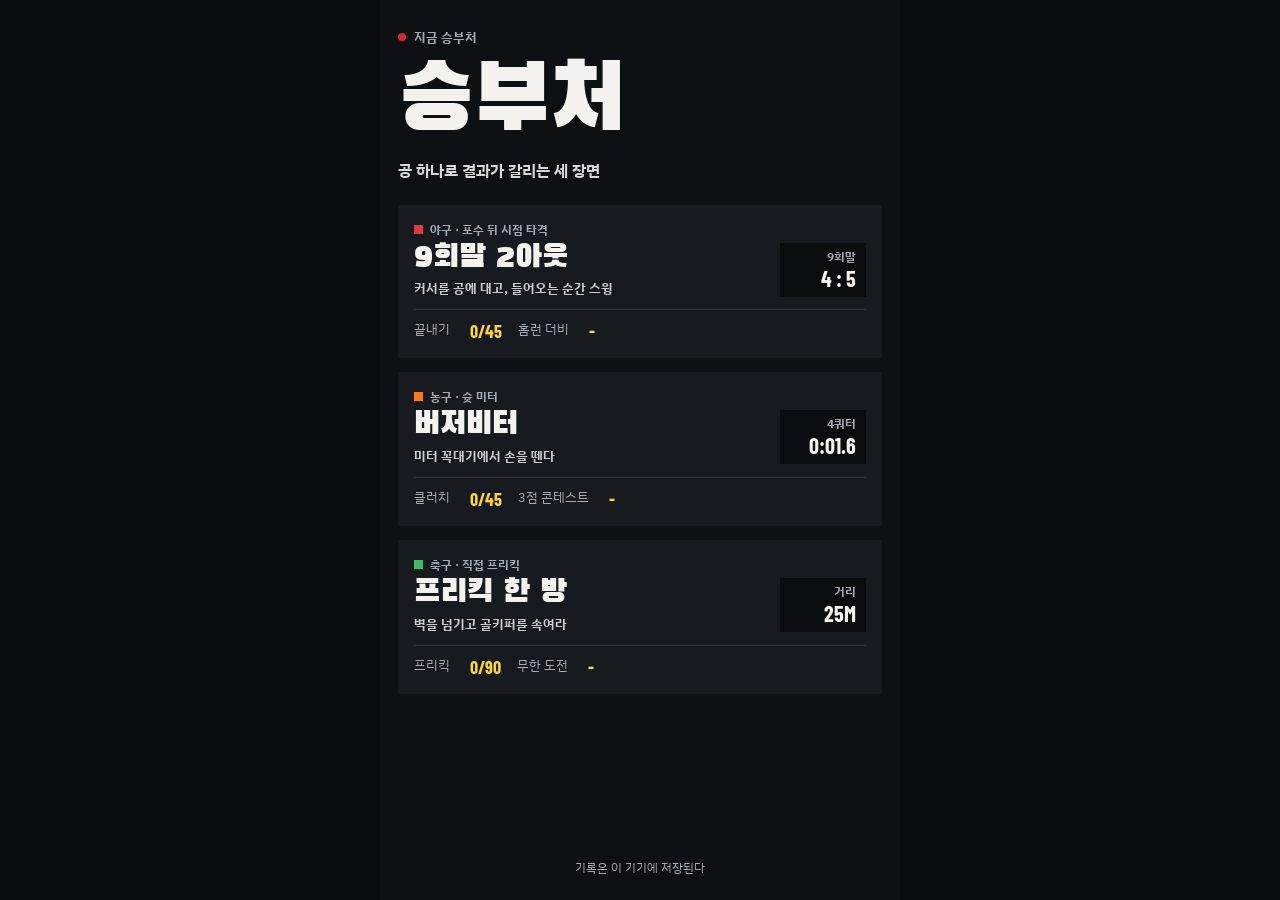
<file: index.html>
<!doctype html>
<html lang="ko">
<head>
<meta charset="utf-8">
<meta name="viewport" content="width=device-width,initial-scale=1,viewport-fit=cover">
<meta name="theme-color" content="#0E1114">
<meta name="description" content="9회말 2아웃, 버저비터, 프리킥. 공 하나로 갈리는 세 장면을 직접 해 보는 스포츠 게임.">
<title>승부처</title>
<link rel="preconnect" href="https://fonts.googleapis.com">
<link rel="preconnect" href="https://fonts.gstatic.com" crossorigin>
<link href="https://fonts.googleapis.com/css2?family=Barlow+Condensed:wght@600;700&family=Black+Han+Sans&family=IBM+Plex+Sans+KR:wght@500;700&display=swap" rel="stylesheet">
<link rel="stylesheet" href="common.css">
<style>
  body{touch-action:manipulation}
  #app{overflow-y:auto;padding:calc(28px + env(safe-area-inset-top)) 18px calc(24px + env(safe-area-inset-bottom));display:flex;flex-direction:column;gap:14px}
  .live{display:inline-flex;align-items:center;gap:8px;font-size:13px;font-weight:700;color:var(--mute)}
  .live i{width:8px;height:8px;border-radius:50%;background:var(--red)}
  h1{font-size:clamp(62px,19vw,92px);line-height:.9;margin:2px 0 0;letter-spacing:-1px}
  .sub{margin:0 0 10px;font-size:16px;font-weight:700;color:#D5D9DD}
  .card{display:grid;grid-template-columns:1fr auto;gap:4px 12px;text-decoration:none;color:var(--paper);background:var(--panel);
    padding:16px;position:relative}
  .card:active{filter:brightness(.9)}
  .card:focus-visible{outline:3px solid var(--hi);outline-offset:2px}
  .card small{grid-column:1/-1;font-size:12px;font-weight:700;color:var(--mute);display:flex;align-items:center;gap:7px}
  .card small::before{content:"";width:9px;height:9px;background:var(--c)}
  .card b{font-family:"Black Han Sans";font-weight:400;font-size:32px;line-height:1.05}
  .card .bug{align-self:center;grid-row:2/4;grid-column:2;background:#0A0C0E;padding:8px 10px;font-family:"Barlow Condensed";font-weight:700;font-size:22px;line-height:1;text-align:right;min-width:86px}
  .card .bug em{display:block;font-style:normal;font-size:12px;color:var(--mute);font-family:"IBM Plex Sans KR";margin-bottom:4px}
  .card span{font-size:13px;font-weight:700;color:#C9CDD1}
  .card .rec{grid-column:1/-1;display:flex;gap:16px;margin-top:8px;padding-top:10px;border-top:1px solid var(--line);font-size:13px;color:var(--mute)}
  .card .rec strong{font-family:"Barlow Condensed";font-size:18px;color:var(--hi);margin-left:4px}
  .note{margin:auto 0 0;font-size:12px;color:var(--mute);text-align:center;padding-top:8px}
</style>
</head>
<body>
<div id="app">
  <span class="live"><i></i>지금 승부처</span>
  <h1>승부처</h1>
  <p class="sub">공 하나로 결과가 갈리는 세 장면</p>
  <a class="card" href="baseball.html" style="--c:#E23A3A">
    <small>야구 · 포수 뒤 시점 타격</small>
    <b>9회말 2아웃</b>
    <div class="bug"><em>9회말</em>4 : 5</div>
    <span>커서를 공에 대고, 들어오는 순간 스윙</span>
    <div class="rec">끝내기 <strong id="rBb">0/45</strong>홈런 더비 <strong id="bBb">-</strong></div>
  </a>
  <a class="card" href="hoops.html" style="--c:#F07A26">
    <small>농구 · 슛 미터</small>
    <b>버저비터</b>
    <div class="bug"><em>4쿼터</em>0:01.6</div>
    <span>미터 꼭대기에서 손을 뗀다</span>
    <div class="rec">클러치 <strong id="rHp">0/45</strong>3점 콘테스트 <strong id="bHp">-</strong></div>
  </a>
  <a class="card" href="freekick.html" style="--c:#3DBA6A">
    <small>축구 · 직접 프리킥</small>
    <b>프리킥 한 방</b>
    <div class="bug"><em>거리</em>25M</div>
    <span>벽을 넘기고 골키퍼를 속여라</span>
    <div class="rec">프리킥 <strong id="rFk">0/90</strong>무한 도전 <strong id="bFk">-</strong></div>
  </a>
  <p class="note">기록은 이 기기에 저장된다</p>
</div>
<script src="common.js"></script>
<script>
  const d = G.save.data, sum = (k) => d[k].st.reduce((a, b) => a + (b || 0), 0);
  [['Bb', 'bb', 45, '개'], ['Hp', 'hp', 45, '점'], ['Fk', 'fk', 90, '골']].forEach(([id, k, max, u]) => {
    document.getElementById('r' + id).textContent = sum(k) + '/' + max;
    document.getElementById('b' + id).textContent = d[k].best ? d[k].best + u : '-';
  });
</script>
</body>
</html>
</file>
<file: common.css>
:root{
  --ink:#0E1114; --panel:#171B20; --panel2:#1F252B; --line:#2C343B; --paper:#F3F2EE; --mute:#A3ABB3;
  --hi:#FFD23F; --red:#D7262E; --acc:#FFD23F;
}
body.bb{--acc:#E23A3A} body.hp{--acc:#F07A26} body.fk{--acc:#3DBA6A}
*{box-sizing:border-box;-webkit-tap-highlight-color:transparent}
html,body{margin:0;height:100%;background:#07090B;overscroll-behavior:none}
body{font-family:"IBM Plex Sans KR",system-ui,sans-serif;color:var(--paper);display:flex;justify-content:center;
  touch-action:none;user-select:none;-webkit-user-select:none}
#app{position:relative;width:100%;max-width:520px;height:100vh;height:100dvh;overflow:hidden;background:var(--ink)}
#cv,#hud{position:absolute;inset:0;width:100%;height:100%;display:block;touch-action:none}
#ui{position:absolute;inset:0;pointer-events:none}
#ui>*{pointer-events:auto}
button{font:inherit;color:inherit;cursor:pointer}
h1,.dh{font-family:"Black Han Sans","IBM Plex Sans KR",sans-serif;font-weight:400}
.num{font-family:"Barlow Condensed",sans-serif;font-weight:700}

/* 메뉴: 경기장 화면 위에 깔리는 중계 그래픽 */
.screen{position:absolute;inset:0;display:none;flex-direction:column;gap:12px;
  padding:calc(16px + env(safe-area-inset-top)) 18px calc(18px + env(safe-area-inset-bottom));
  overflow-y:auto;touch-action:pan-y}
.screen.on{display:flex}
.menu{background:linear-gradient(180deg,rgba(7,9,11,.15) 0%,rgba(7,9,11,.55) 26%,rgba(7,9,11,.94) 46%,#07090B 70%)}
.back{align-self:flex-start;color:var(--paper);text-decoration:none;font-size:14px;font-weight:700;padding:8px 10px;margin:-4px 0 0 -10px;
  background:rgba(7,9,11,.5)}
.back:focus-visible,.cell:focus-visible,.btn:focus-visible,.opt:focus-visible,.ctl:focus-visible{outline:3px solid var(--hi);outline-offset:2px}
.menu h1{font-size:clamp(44px,13vw,64px);line-height:.95;margin:auto 0 0;letter-spacing:-.5px;text-shadow:0 2px 18px rgba(0,0,0,.6)}
.menu .tag{margin:0 0 4px;font-size:15px;font-weight:700;color:#DDE1E4;display:flex;align-items:center;gap:10px}
.menu .tag::before{content:"";width:5px;height:18px;background:var(--acc)}

.sheet{background:var(--panel);border-top:3px solid var(--acc);padding:12px 12px 12px}
.sheet-head{display:flex;justify-content:space-between;align-items:baseline;margin-bottom:10px}
.sheet-head b{font-family:"Black Han Sans";font-weight:400;font-size:19px}
.sheet-head span{font-family:"Barlow Condensed";font-weight:700;font-size:18px;color:var(--hi)}
.grid{display:grid;grid-template-columns:repeat(5,1fr);gap:5px}
.cell{background:var(--panel2);border:0;min-height:52px;padding:6px 0 7px;display:flex;flex-direction:column;align-items:center;gap:5px}
.cell b{font-family:"Barlow Condensed";font-weight:700;font-size:23px;line-height:1}
.cell.lock{opacity:.32;cursor:default}
.cell:not(.lock):active{background:var(--line)}
.dots{display:flex;gap:3px;height:8px}
.dots i{width:8px;height:8px;background:#3A434B;transform:rotate(45deg) scale(.8)}
.dots i.on{background:var(--hi)}

.btn{border:0;background:var(--panel2);color:var(--paper);padding:14px 16px;font-size:16px;font-weight:700;
  display:flex;justify-content:space-between;align-items:center;gap:10px;text-align:left}
.btn b{font-family:"Black Han Sans";font-weight:400;font-size:22px}
.btn span{font-size:13px;font-weight:700;color:var(--mute)}
.btn.main{background:var(--paper);color:var(--ink)}
.btn.main span{color:#4A525A}
.btn:active{filter:brightness(.88)}
.btn.plain{background:none;border:0;text-decoration:underline;text-underline-offset:4px;font-weight:700;font-size:15px;padding:10px 6px;justify-content:center;color:var(--mute)}
.opts{display:flex;gap:18px;padding-top:2px}
.opt{background:none;border:0;color:var(--mute);font-size:14px;font-weight:700;padding:8px 2px}
.opt::before{content:"";display:inline-block;width:12px;height:12px;border:2px solid var(--mute);margin-right:7px;vertical-align:-1px}
.opt.on{color:var(--paper)} .opt.on::before{background:var(--acc);border-color:var(--acc)}

/* 경기 중 */
#bPause{position:absolute;top:calc(10px + env(safe-area-inset-top));right:10px;width:42px;height:42px;background:rgba(12,14,17,.8);
  border:0;display:none;align-items:center;justify-content:center;gap:5px}
#bPause.on{display:flex}
#bPause i{width:4px;height:15px;background:var(--paper)}
#ctl{position:absolute;inset:0;pointer-events:none;display:none}
body.playing #ctl{display:block}
.ctl{position:absolute;pointer-events:auto;border:0;background:rgba(12,14,17,.72);color:var(--paper);font-weight:700}
.ctl.big{width:96px;height:96px;border-radius:50%;right:18px;bottom:calc(26px + env(safe-area-inset-bottom));
  font-family:"Black Han Sans";font-weight:400;font-size:22px;box-shadow:inset 0 0 0 3px rgba(243,242,238,.55)}
.ctl.big.down{background:var(--acc);color:var(--ink);box-shadow:none;transform:scale(.94)}
.ctl.big.off{opacity:.35}
.ctl.small{left:14px;bottom:calc(30px + env(safe-area-inset-bottom));padding:10px 12px;font-size:14px;min-width:92px;text-align:left}
.ctl.small small{display:block;font-size:11px;color:var(--mute);font-weight:700}

/* 결과: 하단 중계 자막 */
.slipwrap{position:absolute;inset:0;display:none;align-items:flex-end;background:linear-gradient(180deg,rgba(7,9,11,0) 30%,rgba(7,9,11,.75))}
.slipwrap.on{display:flex}
.slip{width:100%;background:var(--panel);padding:20px 20px calc(20px + env(safe-area-inset-bottom));
  border-top:4px solid var(--acc);animation:up .28s cubic-bezier(.2,.8,.2,1)}
@keyframes up{from{transform:translateY(100%)}to{transform:none}}
.slip h2{font-family:"Black Han Sans";font-weight:400;font-size:36px;margin:0;line-height:1.05}
.slip p{margin:6px 0 0;font-size:15px;line-height:1.5;color:#C9CDD1}
.slip .new{display:inline-block;background:var(--hi);color:var(--ink);font-size:12px;font-weight:700;padding:3px 7px;margin-left:10px;vertical-align:8px;font-family:"IBM Plex Sans KR"}
.stamps{display:flex;gap:10px;margin:14px 0 2px}
.stamps i{width:46px;height:46px;background:var(--panel2);display:grid;place-items:center}
.stamps i.on{background:var(--hi);animation:stamp .26s cubic-bezier(.2,.8,.2,1) both}
.stamps i.on::after{content:"";width:26px;height:26px;
  background:url("data:image/svg+xml,%3Csvg xmlns='http://www.w3.org/2000/svg' viewBox='0 0 100 100'%3E%3Cpath fill='%230E1114' d='M50 0 61 35H98L68 57 79 91 50 70 21 91 32 57 2 35H39Z'/%3E%3C/svg%3E") center/contain no-repeat}
.stamps i.on:nth-child(2){animation-delay:.28s} .stamps i.on:nth-child(3){animation-delay:.56s}
@keyframes stamp{from{scale:1.6;opacity:0}to{scale:1;opacity:1}}
.slip .row{display:flex;flex-direction:column;gap:8px;margin-top:16px}
@media (prefers-reduced-motion:reduce){.slip,.stamps i.on{animation:none}}
</file>
